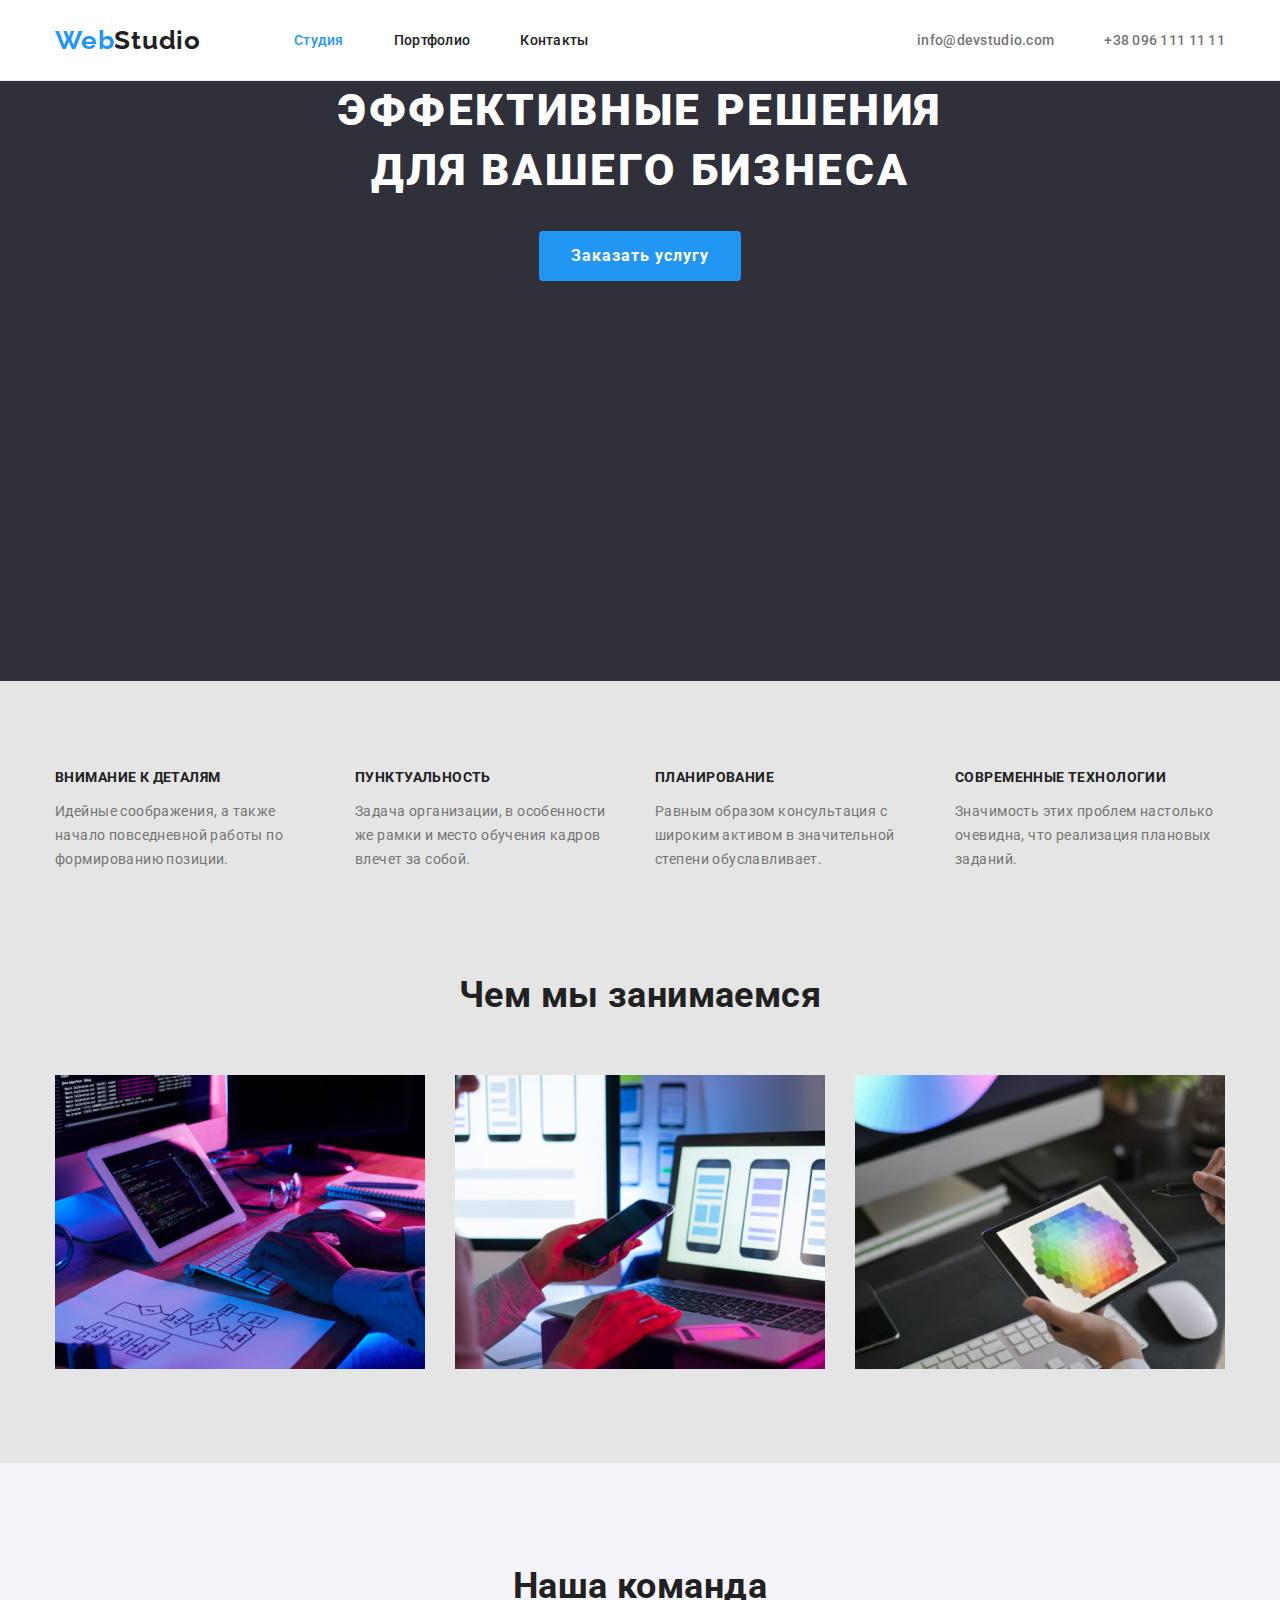
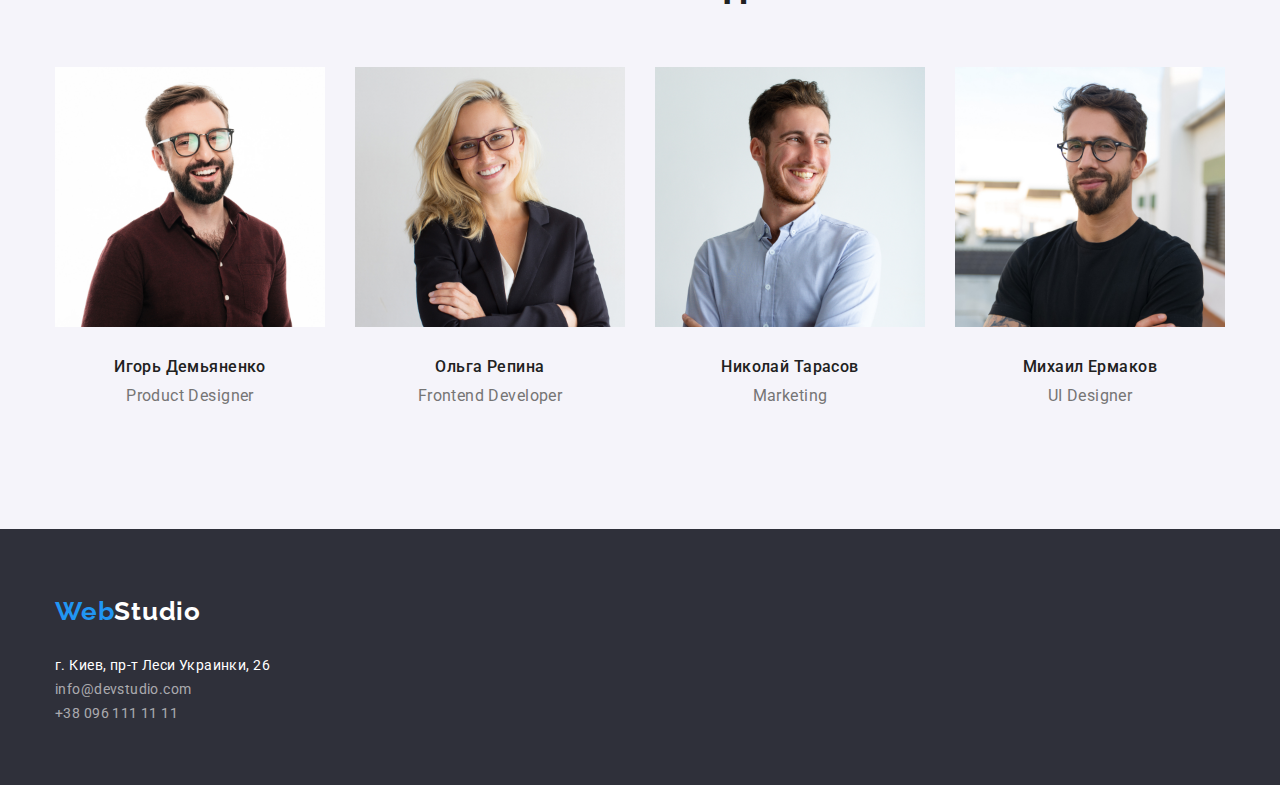
<file: index.html>
<!DOCTYPE html>
<html lang="ru">
    <head>
        <meta charset="UTF-8" />
        <meta name="viewport" content="width=device-width, initial-scale=1.0" />
        <title>WebStudio</title>
        <link href="https://fonts.googleapis.com/css2?family=Roboto:wght@400;500;700;900&display=swap" rel="stylesheet">
        <link rel="stylesheet" href="https://cdnjs.cloudflare.com/ajax/libs/modern-normalize/1.0.0/modern-normalize.css">
        <link rel="stylesheet" href="./css/styles.css">
      </head>

     <body>
        <header class="bg-color-white">
            <div class="container header-container">
                <a href="./index.html" class="logo logo-color-header heder-logo">
                    <span class="logo-color">Web</span>Studio
                </a>
                <nav class="navigation">
                    <ul class="list menu">
                            <li class="menu-item"> 
                                <a href="./index.html" class="link menu-link current">Студия</a>
                        </li>
                            <li class="menu-item"> 
                                <a href="./portfolio.html" class="link menu-link ">Портфолио</a>
                        </li>
                            <li class="menu-item"> 
                                <a href="" class="link menu-link">Контакты</a>
                        </li>
                    </ul>  
                </nav>
            
    
                    <ul class="list menu">
                        <li class="menu-item">
                            <a href="mailto:info@devstudio.com" class="link menu-link contacts ">info@devstudio.com</a>
                        </li>
                        <li class="menu-item">
                            <a href="tel:+380961111111" class="link menu-link contacts">+38 096 111 11 11</a>
                        </li>
                     </ul>
            </div>
        </header>
    
    <main>
        
        <div>
        <section class="bg-color-dark">
            <div class="container hero-content">
                <h1 class="page-title">Эффективные решения для вашего бизнеса</h1>
                    <button class="btn btn-studia" type="button">
                            Заказать услугу
                    </button>
            </div>
        </section>
    </div>
        


    
        <section class="section">
            <div class="container">
                <h2 class="visually-hidden">Наши преимущества</h2>
                <ul class="list benefits flexbox">
                    <li class="content-box">
                        <h3 class="section-title-caps">Внимание к деталям</h3>
                        <p>Идейные соображения, а также начало повседневной работы по формированию позиции.</p>
                    </li>
                    <li class="content-box">
                        <h3 class="section-title-caps">Пунктуальность</h3>
                        <p>Задача организации, в особенности же рамки и место обучения кадров влечет за собой.</p>
                    </li>
                    <li class="content-box">
                        <h3 class="section-title-caps">Планирование</h3>
                        <p>Равным образом консультация с широким активом в значительной степени обуславливает.</p>
                    </li>
                    <li class="content-box">
                        <h3 class="section-title-caps">Современные технологии</h3>
                        <p>Значимость этих проблем настолько очевидна, что реализация плановых заданий.</p>
                    </li>
                </ul>
           </div>
        </section>
    
        <section class="section">
            <div class="container">
                <h2 class="section-title">Чем мы занимаемся</h2>
                <ul class="list flexbox">
                    <li class="fleximg"><img src="./images/work_1.jpg" alt="разработка сайтов" width="370"></li>    
                    <li class="fleximg"><img src="./images/work_2.jpg" alt="разработка телефонных приложений" width="370"></li>
                    <li class="fleximg"><img src="./images/work_3.jpg" alt="дизайн" width="370"></li>
                </ul> 
            </div>
        </section>
    
        <section class="section bg-color-blu">
            <div class="container">
                <h2 class="section-title">Наша команда</h2>
                <ul class="list flexbox">
                    <li class="content-box"><img src="./images/product_designer.jpg" alt="Игорь Демьяненко Product Designer" width="270"/>
                        <h3 class="section-title-mini workers-text">Игорь Демьяненко</h3>
                        <p lang="en" class="paragraf">Product Designer</p>
                    </li>
                    <li class="content-box"><img src="./images/frontend_developer.jpg" alt="Ольга Репина Frontend Developer" width="270"/>
                        <h3 class="section-title-mini workers-text">Ольга Репина</h3>
                        <p lang="en" class="paragraf">Frontend Developer</p>
                    </li>
                    <li class="content-box"><img src="./images/marketing.jpg" alt="Николай Тарасов Marketing" width="270"/>
                        <h3 class="section-title-mini workers-text">Николай Тарасов</h3>
                        <p lang="en" class="paragraf">Marketing</p>
                    </li>
                    <li class="content-box"><img src="./images/uidesigner.jpg" alt="Михаил Ермаков UI Designer" width="270"/>
                        <h3 class="section-title-mini workers-text">Михаил Ермаков</h3>
                        <p lang="en" class="paragraf">UI Designer</p>
                    </li>  
                </ul>
            </div>
        </section>
    </main>

<footer class="bg-color-dark-footer">
    <div class="container footer-container">
        <a href="index.html#studia" class="logo logo-color-footer link-hf">
            <span class="logo-color">Web</span>Studio
        </a>
        <address>
            <ul class="list"> 
                <li><a href="https://goo.gl/maps/6ceKZBEV4WaBG7hH8" class="link footer-text address-color" target="blank" rel="noopener norefere">г. Киев, пр-т Леси Украинки, 26</a></li>
                <li><a href="mailto:info@devstudio.com" class="link footer-text mt-color">info@devstudio.com</a> <br></li>
                <li><a href="tel:+380961111111" class="link footer-text mt-color">+38 096 111 11 11</a></li>
            </ul>
        </address>
    </div>
</footer>

  </body>
</html>
</file>
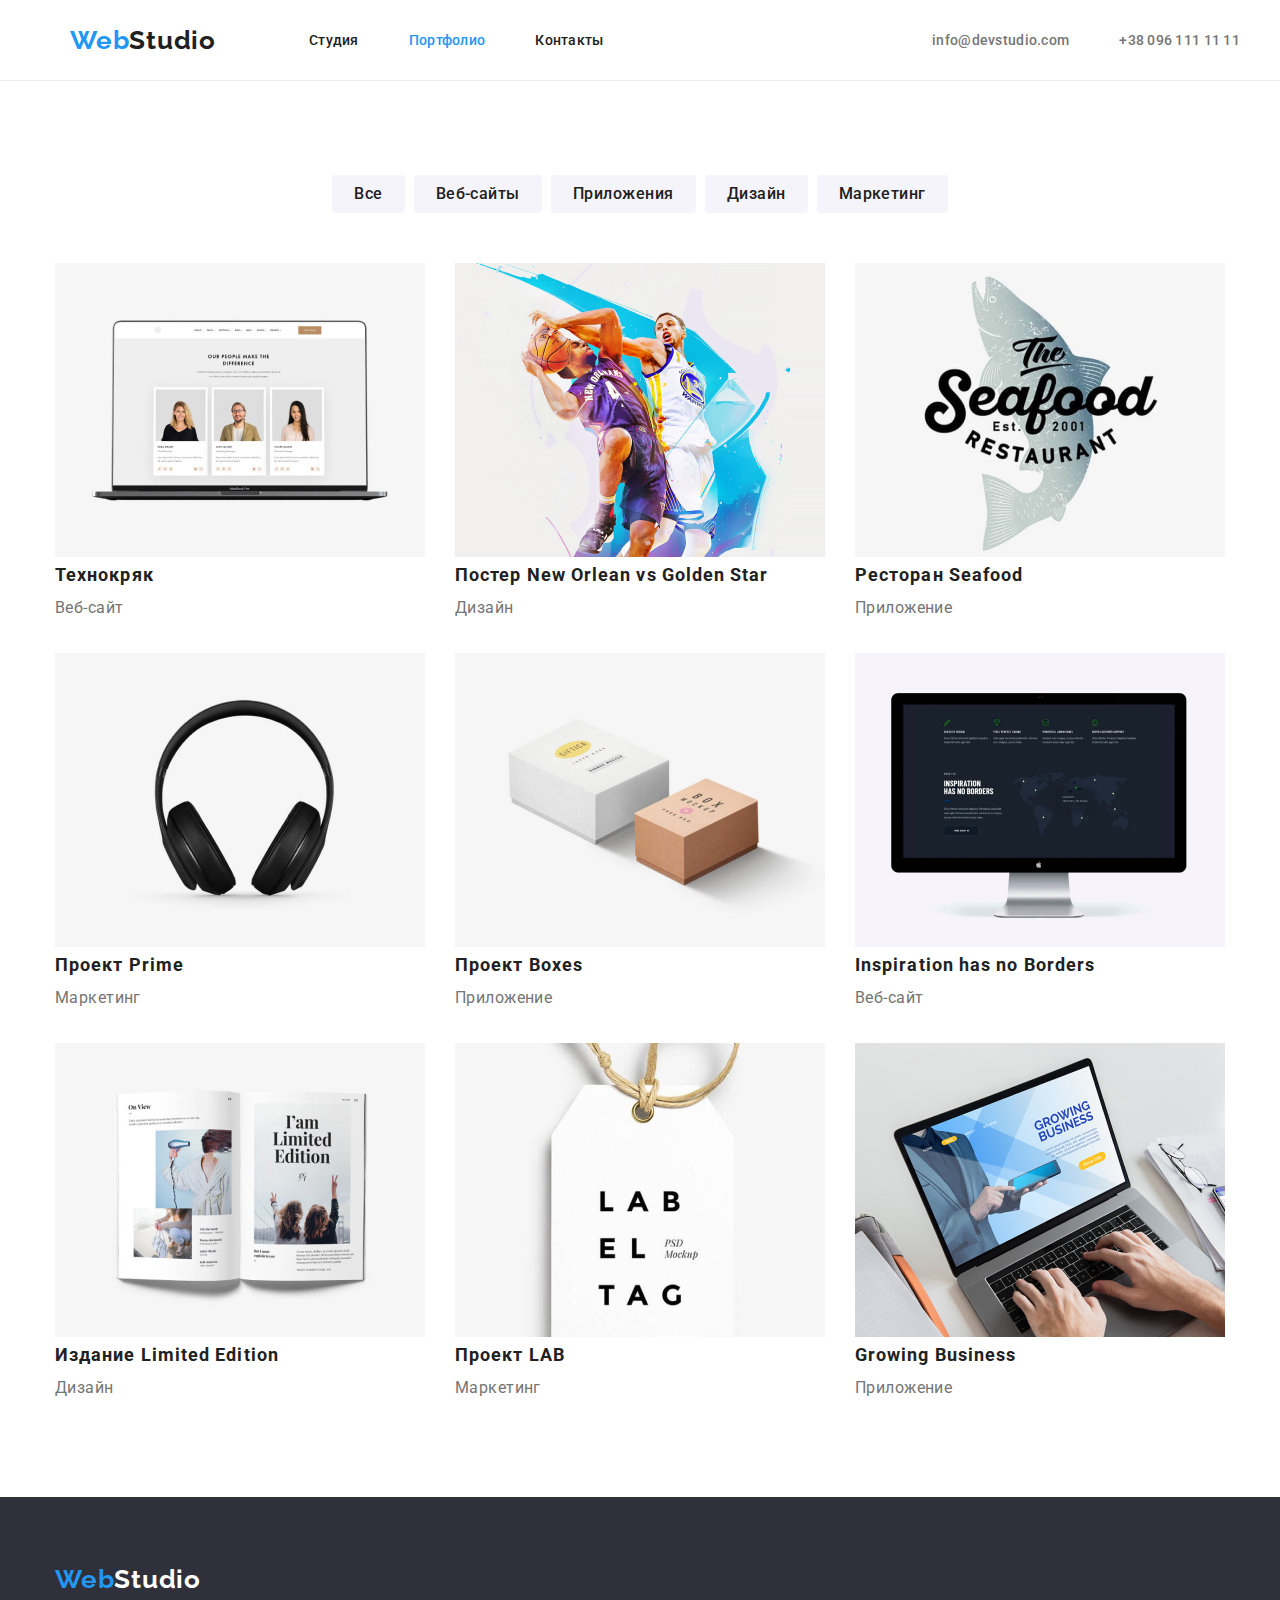
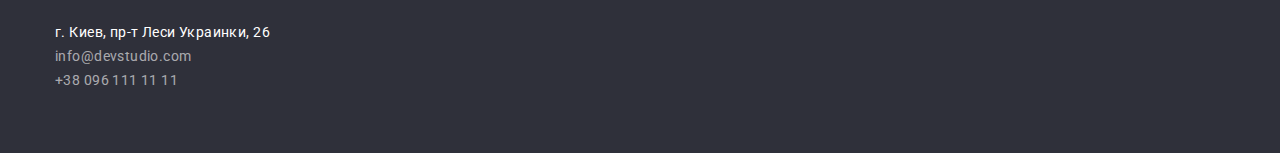
<file: portfolio.html>
<!DOCTYPE html>
<html lang="en">
<head>
    <meta charset="UTF-8">
    <meta name="viewport" content="width=device-width, initial-scale=1.0">
    <title>WebStudio</title>
    <link href="https://fonts.googleapis.com/css2?family=Roboto:wght@400;500;700;900&display=swap" rel="stylesheet">
    <link rel="stylesheet" href="https://cdnjs.cloudflare.com/ajax/libs/modern-normalize/1.0.0/modern-normalize.css">
    <link rel="stylesheet" href="./css/styles.css">
</head>
    
<body>
    
    <header class="bg-color-white">
        <div class="container">
        <div class="container header-container">
            <a href="./index.html" class="logo logo-color-header heder-logo">
                <span class="logo-color">Web</span>Studio
            </a>
            <nav class="navigation">
                <ul class="list menu">
                        <li class="menu-item"> 
                            <a href="./index.html" class="link menu-link">Студия</a>
                    </li>
                        <li class="menu-item"> 
                            <a href="./portfolio.html" class="link menu-link current">Портфолио</a>
                    </li>
                        <li class="menu-item"> 
                            <a href="" class="link menu-link">Контакты</a>
                    </li>
                </ul>  
            </nav>
        

                <ul class="list menu">
                    <li class="menu-item">
                        <a href="mailto:info@devstudio.com" class="link menu-link contacts ">info@devstudio.com</a>
                    </li>
                    <li class="menu-item">
                        <a href="tel:+380961111111" class="link menu-link contacts">+38 096 111 11 11</a>
                    </li>
                 </ul>
        </div>
    </div>
    </header>
    
   <main >
       <div class="portfolio-container">
        <section>
                <div class="container">
                    <h1 class="visually-hidden section-title">Нашы проекты</h1>
                    <ul class="list menu-portfolio">
                        <li class="menu-portfolio-item"> <button class="btn btn-portfolio" type="button">Все</button> </li>
                        <li class="menu-portfolio-item"> <button class="btn btn-portfolio" type="button">Веб-сайты</button> </li>
                        <li class="menu-portfolio-item"> <button class="btn btn-portfolio" type="button">Приложения</button> </li>
                        <li class="menu-portfolio-item"> <button class="btn btn-portfolio" type="button">Дизайн</button> </li>
                        <li class="menu-portfolio-item"> <button class="btn btn-portfolio" type="button">Маркетинг</button> </li>
                    </ul>
                </div>
            </section>
        
            <section>
                <div class="container">
                    <h2 class="visually-hidden section-title">Ссылки на наши проекты</h2>
                    <ul class="list flexbox">
                        <li class="fleximg"><img src="./images/website.jpg" alt="создание веб сайта" width="370" height="294">
                            <h3 class="title-progect">Технокряк</h3>
                        <p class="paragraf-ptf">Веб-сайт</p>
                        </li>
            
                        <li class="fleximg"><img src="./images/design.jpg" alt="дизайн постера" width="370" height="294">
                            <h3 class="title-progect">Постер <span lang="en">New Orlean vs Golden Star</span></h3>
                        <p class="paragraf-ptf">Дизайн</p>
                        </li>
            
                        <li class="fleximg"><img src="./images/applications.jpg" alt="приложение для ресторана" width="370" height="294">
                            <h3 class="title-progect">Ресторан <span lang="en">Seafood</span></h3>
                        <p class="paragraf-ptf">Приложение</p>
                        </li>
            
                        <li class="fleximg"><img src="./images/project-prime.jpg" alt="маркетинговые проекты" width="370" height="294">
                            <h3 class="title-progect">Проект  <span lang="en">Prime</span></h3>
                        <p class="paragraf-ptf">Маркетинг</p>
                        </li>
            
            
                        <li class="fleximg"><img src="./images/project-boxes.jpg" alt="приложение коробка" width="370" height="294">
                            <h3 class="title-progect">Проект <span lang="en">Boxes</span></h3>
                        <p class="paragraf-ptf">Приложение</p>
                        </li>
            
                        <li class="fleximg"><img src="./images/Inspiration-has-no-Borders.jpg" alt="приложение для вдохновения" width="370" height="294">
                            <h3 lang="en" class="title-progect">Inspiration has no Borders</h3>
                        <p class="paragraf-ptf">Веб-сайт</p>
                        </li>
            
                        <li class="fleximg"><img src="./images/magazine-Limited-Edition.jpg" alt="дизайн журнала" width="370" height="294">
                            <h3 class="title-progect">Издание <span lang="en">Limited Edition</span></h3>
                        <p class="paragraf-ptf">Дизайн</p>
                        </li>
            
                        <li class="fleximg"><img src="./images/project-lab.jpg" alt="проект для магазинов" width="370" height="294">
                            <h3 class="title-progect">Проект <span lang="en">LAB</span> </h3>
                        <p class="paragraf-ptf">Маркетинг</p>
                        </li>
            
                        <li class="fleximg"><img src="./images/Growing-Business.jpg" alt="приложение для бизнеса" width="370" height="294">
                            <h3 lang="en" class="title-progect">Growing Business</h3>
                        <p class="paragraf-ptf">Приложение</p>
                        </li> 
                    </ul>
                    </div>
         </section>
        </div>

    </main>
    <footer class="bg-color-dark-footer">
        <div class="container footer-container">
            <a href="index.html#studia" class="logo logo-color-footer link-hf">
                <span class="logo-color">Web</span>Studio
            </a>
            <address>
                <ul class="list"> 
                    <li><a href="https://goo.gl/maps/6ceKZBEV4WaBG7hH8" class="link footer-text address-color" target="blank" rel="noopener norefere">г. Киев, пр-т Леси Украинки, 26</a></li>
                    <li><a href="mailto:info@devstudio.com" class="link footer-text mt-color">info@devstudio.com</a> <br></li>
                    <li><a href="tel:+380961111111" class="link footer-text mt-color">+38 096 111 11 11</a></li>
                </ul>
            </address>
        </div>
    </footer>
    
      </body>
    </html>
</file>
<file: css/styles.css>
@font-face {
    font-family: 'Raleway';
    font-style: normal;
    font-weight: 700;
    src: url('../fonts/raleway-v18-latin_cyrillic-700.eot'); 
    src: local(''),
         url('../fonts/raleway/raleway-v18-latin_cyrillic-700.eot?#iefix') format('embedded-opentype'), 
         url('../fonts/raleway/raleway-v18-latin_cyrillic-700.woff2') format('woff2'),
         url('../fonts/raleway/raleway-v18-latin_cyrillic-700.woff') format('woff'), 
         url('../fonts/raleway/raleway-v18-latin_cyrillic-700.ttf') format('truetype'),
         url('../fonts/raleway/raleway-v18-latin_cyrillic-700.svg#Raleway') format('svg');
  }

  html {
    box-sizing: border-box;
  }*,
  *::before,
  *::after {
    box-sizing: inherit;
  }
  
:root {
    --primari-text-color: #757575;
    --title-text-color: #212121;
    --accent-color: #2196F3;
    --title-page-color: #FFFFFF;
    --bg-color: #E5E5E5;
    --bg-dark-color: #2F303A;
    --bg-color-blu: #F5F4FA;
}


body {
    font-family: "Roboto", sans-serif;
    font-weight: 400;
    font-size: 14px;
    line-height: 1.71;
    letter-spacing: 0.03em;
    color: var(--primari-text-color);
    background-color: var(--bg-color); 
}

.container {
    width: 1200px;
    padding-left: 15px;
    padding-right: 15px;
    margin-right: auto;
    margin-left: auto;
}

img {
    display: block;
    max-width: 100%;
    height: auto;
  }

h1, 
h2, 
h3, 
p {
    margin: 0;
    padding: 0;
}

.list {
    list-style: none;
    margin: 0;
    padding: 0;
}

/* стилі для всіх ссилок */
.link,
.link-hf,
.heder-logo {
    color: inherit;
    text-decoration: none;
}

.link-hf {
    display: inline-block;
    margin-bottom: 20px;
}

.link:hover,
.link:focus { 
    color: var(--accent-color);
}
 

 /* стилі для кнопок */
 .btn {
    display: inline-block;
    font-family: inherit;
    font-size: 16px;
    text-align: center;
    border-radius: 4px;
 }

 .btn-studia {
        display: flex;
        margin: auto;
        font-weight: 700;
        line-height:1.87;
        align-items: center;
        letter-spacing: 0.06em;
        color: var(--title-page-color);
        background-color: var(--accent-color);
        border: none;
        padding: 10px 32px;
        min-width: 200px;

 }

 .btn-portfolio {
    font-weight: 500;
    line-height:1.62;
    letter-spacing: 0.03em;
    color: var(--title-text-color);
    background-color:#F5F4FA;
    border: none;
    padding: 6px 22px;
 }
.btn-portfolio:hover,
.btn-portfolio:focus {
    background-color: var(--accent-color);
    color: var(--title-page-color);
}

 
 /* стилі для лого*/
 .logo {
    font-family: "Raleway", sans-serif;
    font-weight: 700;
    font-size: 26px;
    line-height: 1,192;
    letter-spacing: 0.03em;
}
.logo-color {
    color: var(--accent-color);
}

.logo-color-header {
    color: var(--title-text-color);
}

.logo-color-footer {
    color: var(--title-page-color);
}


 /* стилі для меню */
.menu-link,
.contacts {
    display: block;
    padding-top: 32px;
    padding-bottom: 32px;

    font-weight: 500;
    font-size: 14px;
    line-height: 1.142;
    letter-spacing: 0.02em;
    color: var(--title-text-color);
}

.current {
    color: var(--accent-color);
}

.contacts {
    color: var(--primari-text-color);
}

/* стилі для всіх заголовків  */
.section-title {
    color: var(--title-text-color);
    font-weight: 700;
    font-size: 36px;
    line-height: 1.66;
    text-align: center;
    margin-bottom: 50px;

}



.section-title-mini {
    font-size: 16px;
    line-height: 1.187;
    font-weight: 500;
    text-align: center;
    color: var(--title-text-color);
    
}


.section-title-caps {
    font-weight: 700;
    font-size: 14px;
    line-height: 1.14x;
    text-transform: uppercase;
    color: var(--title-text-color);

    margin-bottom: 10px;
    
}


 .page-title {
    color: var(--title-page-color);
    font-size: 44px;
    font-weight: 900;
    line-height: 1.36;
    letter-spacing: 0.06em;
    text-align: center;
    text-transform: uppercase;   

    margin-bottom: 30px;
    margin-top: auto;
 }

 .title-progect {
    font-weight: 700;
    font-size: 18px;
    line-height: 2;
    letter-spacing: 0.06em;
    color: var(--title-text-color);
}

/* стилі для тексту */
.paragraf {
    font-size: 16px;
    line-height: 1.187;
    text-align: center;
    margin-bottom: 30px;
}

.paragraf-ptf {
    font-size: 16px;
    line-height: 1.87;
}

.footer-text {
    font-weight: 400;
    font-size: 14px;
    line-height: 1.71;
    margin-top: 0;
    margin-bottom: 9px;
    bottom: 0;
    }

.address-color {
    color: var(--title-page-color);
}

.mt-color {
    color: rgba(255, 255, 255, 0.6);
}

address {
    font-style: normal;
}


/* стилі для фону */
.bg-color-dark,
.bg-color-dark-footer{
    background-color: var(--bg-dark-color); 
}
.bg-color-dark {
    min-height: 600px;
    
    
}

.footer-container {
    padding-bottom: 60px;
    padding-top: 60px;
}

.bg-color-white {
    background: var(--title-page-color);
    border-bottom: 1px solid #ECECEC;
    min-height: 80px;

}

.bg-color-blu {
    background: var(--bg-color-blu);
    padding-top: 94px;

}




/* геометрія сторінки */
.menu {
    display: flex;


}

.menu-item:not(:last-child) {
    margin-right: 50px;
}

.header-container {
    display: flex;
    align-items: center;
    
    
}

.heder-logo {
    display: inline-block;
    margin-right: 93px;
    align-items: center;

}

.navigation {
    margin-right: auto;
}

.hero-content {
    width: 696px;


}

.nav {margin-bottom: 9px;}

.section {
    padding-bottom: 94px;
}
 /* флексбокси у решти контейнерыв */
.flexbox {
    display: flex;
    flex-wrap: wrap;
   
    
}
.content-box {
    flex-basis: 270px;
    margin-right: 30px;
    margin-bottom: 30px;
}

.content-box:nth-child(4n){
    margin-right: 0;
}

.content-box:nth-last-child(-n + 4) {
    margin-bottom: 0;
  }


.benefits {
    padding-top: 85px;
}

/* стилы для блокыв з картинками */

.fleximg {
    flex-basis: 370px;
    margin-right: 30px;
    margin-bottom: 30px;
    
}

.fleximg:nth-child(3n){
    margin-right: 0;
}

.fleximg:nth-last-child(-n + 3) {
    margin-bottom: 0;
  }





/* приховує елементи */
.visually-hidden {
    position: absolute !important;
    clip: rect(1px 1px 1px 1px);
    clip: rect(1px, 1px, 1px, 1px);
    padding: 0 !important;
    border: 0 !important;
    height: 1px !important;
    width: 1px !important;
    overflow: hidden;
  }
  
  .workers-text {
      margin-top: 30px;
      margin-bottom: 10px;
  }

  /* флекси портфоліо */
.menu-portfolio {
    display: flex;
    align-items: center;
    justify-content: center;
    margin-bottom: 50px;
}

.menu-portfolio-item:not(:last-child) {
    padding-right: 9px;
}

.portfolio-container {
    padding-top: 94px;
    padding-bottom: 94px;
    background-color: var(--title-page-color);
}
</file>
